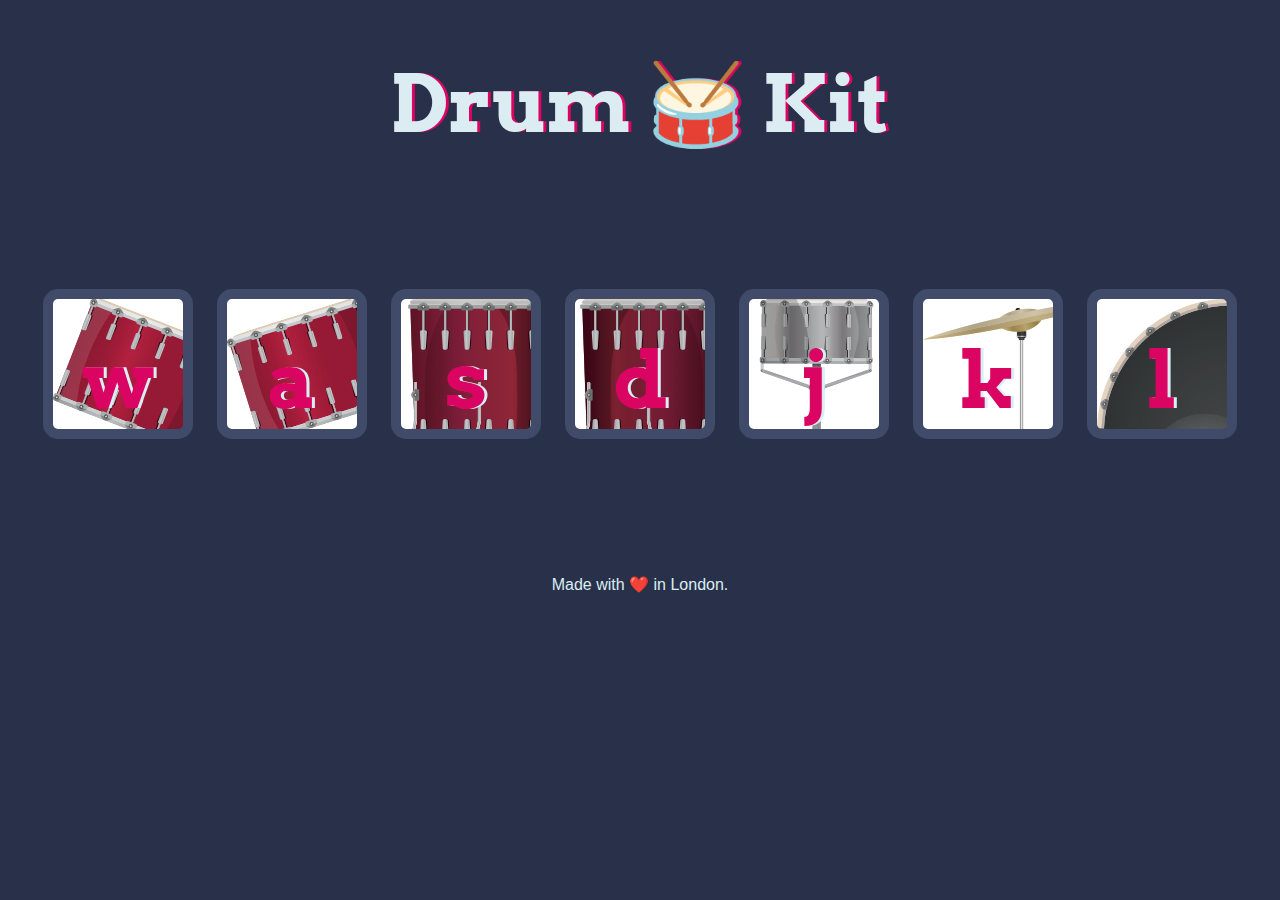
<file: Drum Kit/index.html>
<!DOCTYPE html>
<html lang="en" dir="ltr">

<head>
  <meta charset="utf-8">
  <title>Drum Kit</title>
  <link rel="stylesheet" href="styles.css">
  <link href="https://fonts.googleapis.com/css?family=Arvo" rel="stylesheet">
</head>

<body>

  <h1 id="title">Drum 🥁 Kit</h1>
  <div class="set">
    <button class="w drum">w</button>
    <button class="a drum">a</button>
    <button class="s drum">s</button>
    <button class="d drum">d</button>
    <button class="j drum">j</button>
    <button class="k drum">k</button>
    <button class="l drum">l</button>
  </div>


  <footer>
    Made with ❤️ in London.
  </footer>
  <script src="index.js" charset="utf-8"></script>
</body>

</html>
</file>
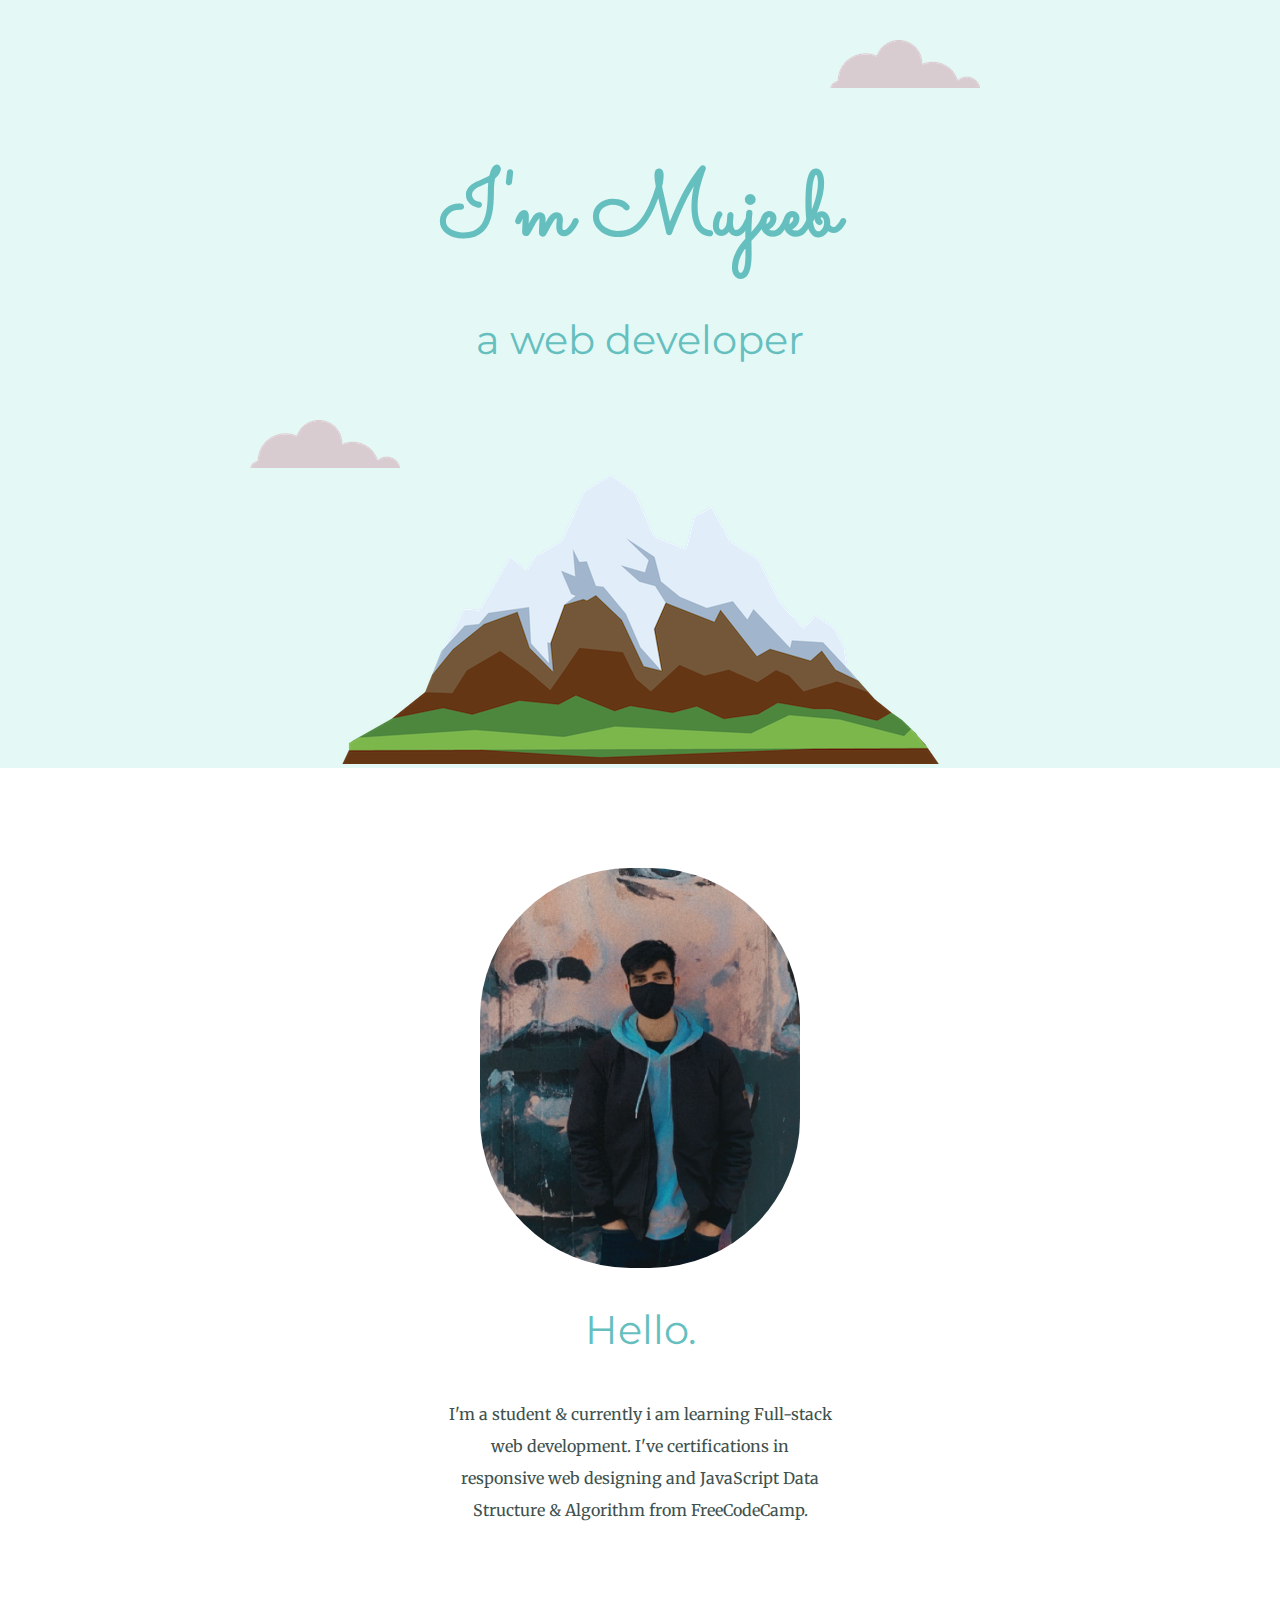
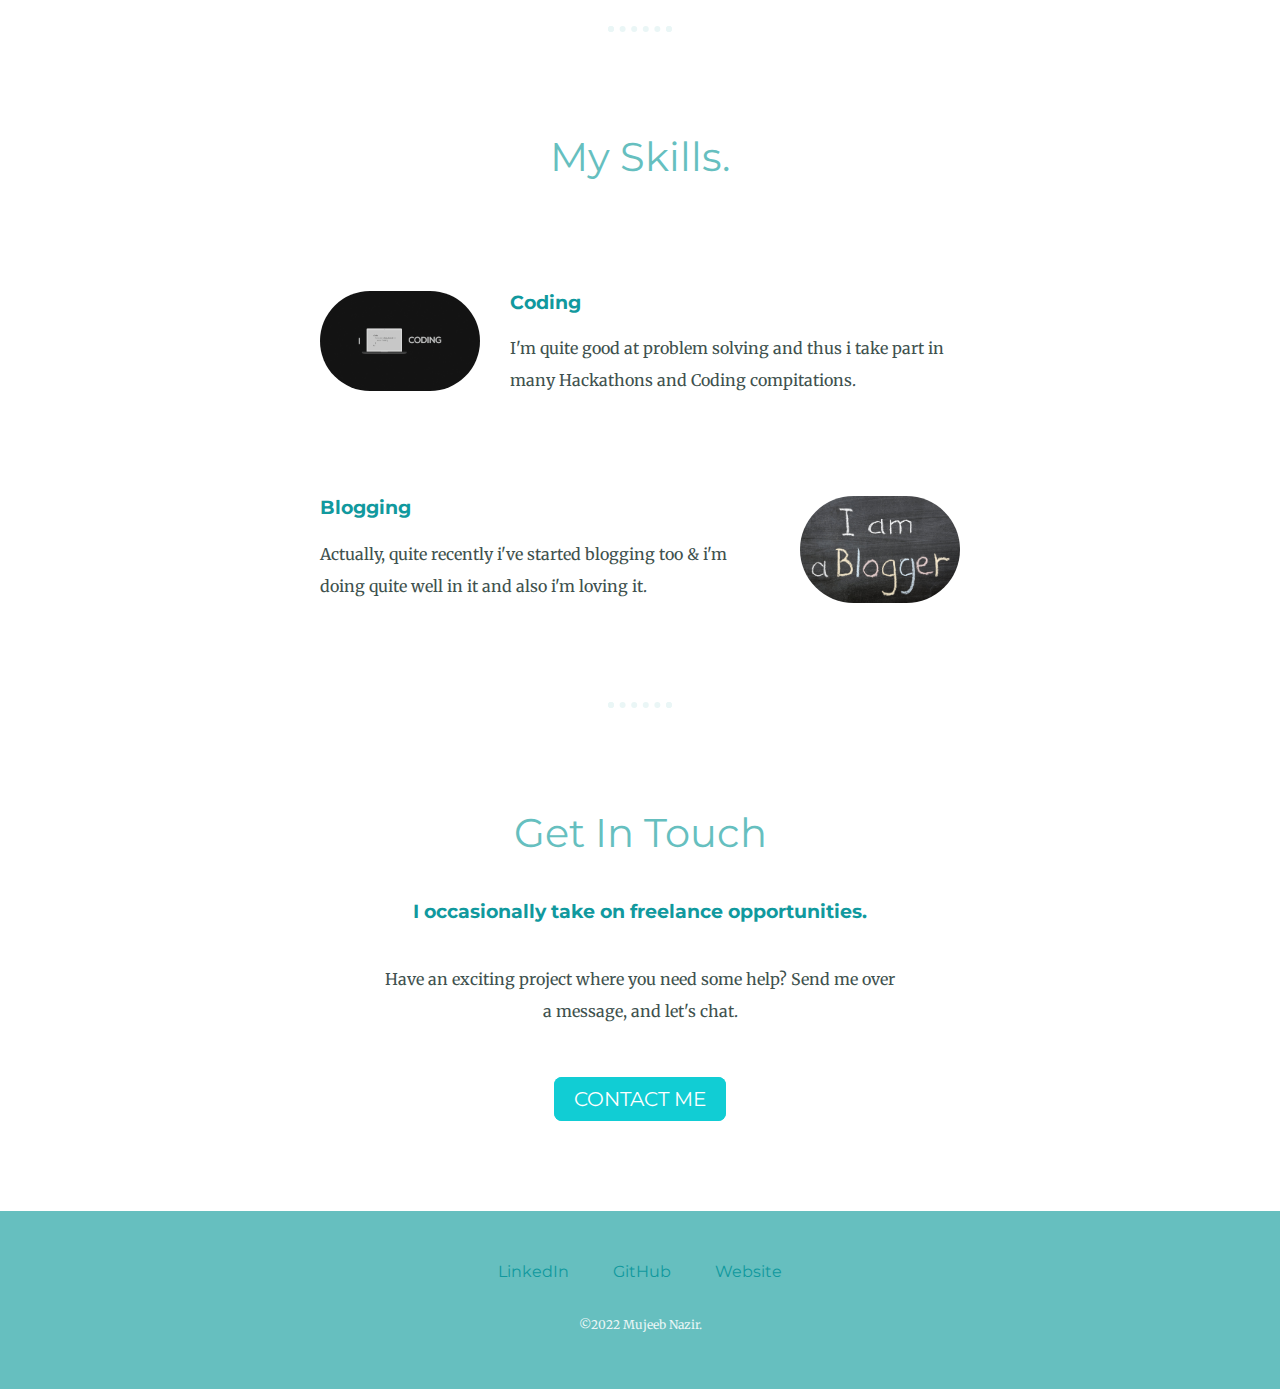
<file: My Website/index.html>
<!DOCTYPE html>
<html lang="en" dir="ltr">
  <head>
    <meta charset="utf-8">
    <title>Mujeeb Nazir</title>
    <link rel="stylesheet" href="css/styles.css">
    <link rel="icon" href="favicon.ico">
    <link rel="preconnect" href="https://fonts.googleapis.com">
<link rel="preconnect" href="https://fonts.gstatic.com" crossorigin>
<link href="https://fonts.googleapis.com/css2?family=Merriweather&family=Montserrat&family=Sacramento&display=swap" rel="stylesheet">
  </head>
  <body>
    <div class="top-container">
      <img class="top-cloud" src="images/cloud.png" alt="cloud-img">
      <h1>I'm Mujeeb</h1>
      <h2>a web developer</h2>
      <img class="bottom-cloud" src="images/cloud.png" alt="cloud-img">
      <img src="images/mountain.png" alt="mountain-img">
    </div>
    <div class="middle-container">
      <div class="profile">
        <img src="iust - Copy.jpg" alt="profile-picture">
        <h2>Hello.</h2>
        <p class="intro">I'm a student & currently i am learning Full-stack web development.
           I've certifications in responsive web designing
         and JavaScript Data Structure & Algorithm from FreeCodeCamp.</p>
      </div>
      <hr>
      <div class="skills">
        <h2>My Skills.</h2>
        <div class="skill-row">
          <img class="coding-image" src="skills\WallpaperDog-20503260.jpg" alt="coding picture">
          <h3>Coding</h3>
          <p>I'm quite good at problem solving and thus i take part in many Hackathons and Coding compitations.</p>
        </div>
        <div class="skill-row">
          <img class="blog-Wallpaper" src="skills\BLOG_blogger_computer_internet_typography_text_media_blogging_social_1732x1155.jpg" alt="blog-picture">
          <h3>Blogging</h3>
          <p>Actually, quite recently i've started blogging too & i'm doing quite well in it and also i'm loving it.</p>
        </div>
      </div>
      <hr>
      <div class="contact-me">
        <h2>Get In Touch</h2>
        <h3>I occasionally take on freelance opportunities.</h3>
        <p class="contact-msg">Have an exciting project where you need some help?
Send me over a message, and let's chat.</p>
        <a class="btn" href="mailto:mujee703@gmail.com">CONTACT ME</a>
      </div>
    </div>


    <div class="bottom-container">
      <a class="footer-link" href="https://www.linkedin.com/in/mujeeb-nazir-882016216/">LinkedIn</a>
      <a href="https://github.com/mujeebnazir">GitHub</a>
      <a class="footer-link" href="https://mujeebnazir.github.io/">Website</a>
      <p class="copyrt">©2022 Mujeeb Nazir.</p>
    </div>

  </body>
</html>
</file>
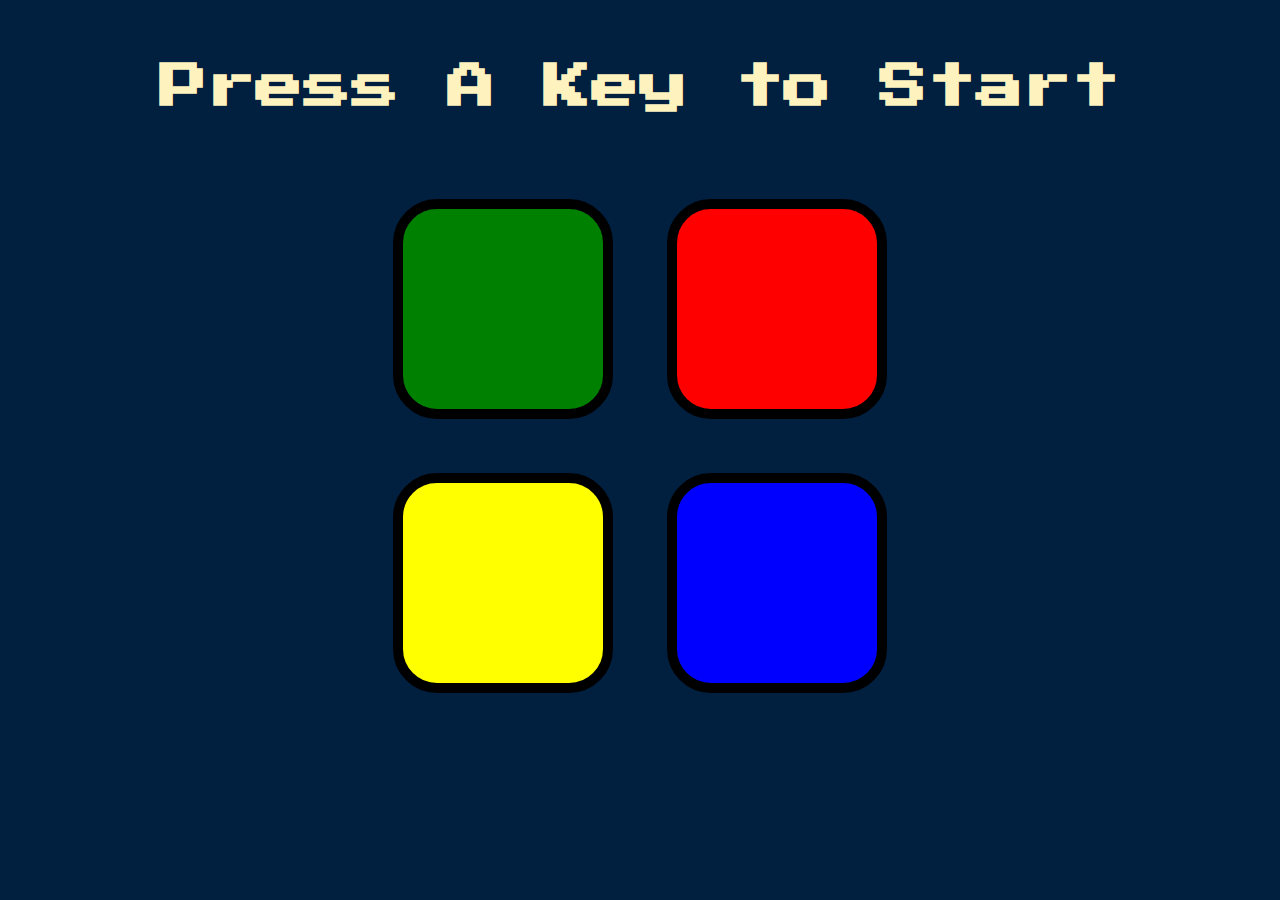
<file: Simon Game/index.html>
<!DOCTYPE html>
<html lang="en" dir="ltr">

<head>
  <meta charset="utf-8">
  <title>Simon</title>
  <link rel="stylesheet" href="styles.css">
  <link href="https://fonts.googleapis.com/css?family=Press+Start+2P" rel="stylesheet">
</head>

<body>
  <h1 id="level-title">Press A Key to Start</h1>
  <div class="container">
    <div lass="row">

      <div type="button" id="green" class="btn green">

      </div>

      <div type="button" id="red" class="btn red">

      </div>
    </div>

    <div class="row">

      <div type="button" id="yellow" class="btn yellow">

      </div>
      <div type="button" id="blue" class="btn blue">

      </div>

    </div>

  </div>
<script src="https://ajax.googleapis.com/ajax/libs/jquery/3.6.1/jquery.min.js"></script>
<script src="game.js" charset="utf-8"></script>
</body>

</html>
</file>
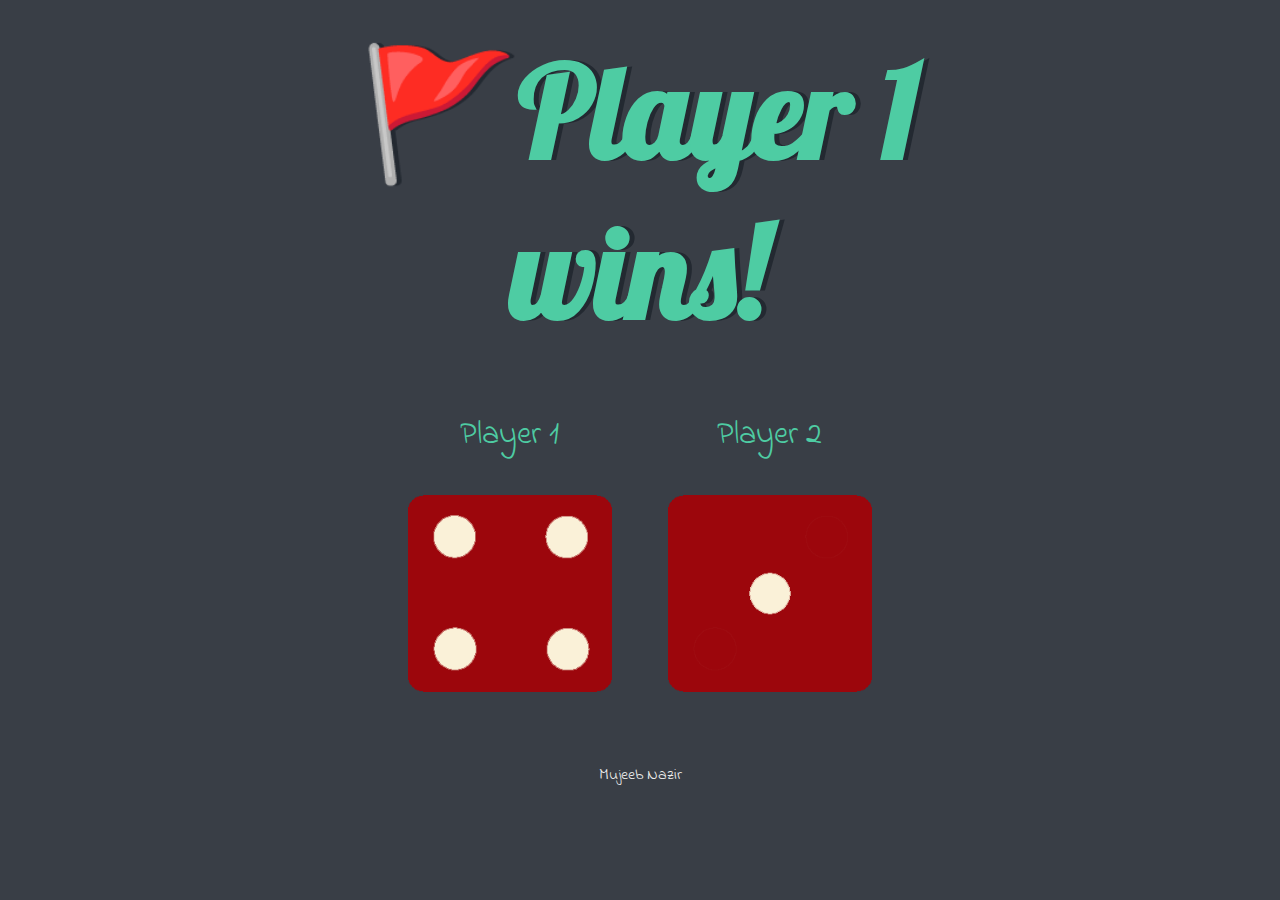
<file: Dicee game/dicee.html>
<!DOCTYPE html>
<html lang="en" dir="ltr">
  <head>
    <meta charset="utf-8">
    <title>Dicee</title>
    <link rel="stylesheet" href="styles.css">
    <link href="https://fonts.googleapis.com/css?family=Indie+Flower|Lobster" rel="stylesheet">

  </head>
  <body>

    <div class="container">
      <h1>Refresh Me</h1>

      <div class="dice">
        <p>Player 1</p>
        <img class="img1" src="images\dice6.png">
      </div>

      <div class="dice">
        <p>Player 2</p>
        <img class="img2" src="images\dice6.png">
      </div>

    </div>

<script src="index.js" charset="utf-8"></script>
  </body>

  <footer>
    Mujeeb Nazir
  </footer>
</html>
</file>
<file: Drum Kit/styles.css>
body {
  text-align: center;
  background-color: #283149;
}

h1 {
  font-size: 5rem;
  color: #DBEDF3;
  font-family: "Arvo", cursive;
  text-shadow: 3px 0 #DA0463;

}

footer {
  color: #DBEDF3;
  font-family: sans-serif;
}

.w {
  background-image: url("images/tom1.png");
}

.a {
  background-image: url("images/tom2.png");
}

.s {
  background-image: url("images/tom3.png");
}

.d {
background-image: url("images/tom4.png");
}

.j {
background-image: url("images/snare.png");
}

.k {
background-image: url("images/crash.png");
}

.l {
background-image: url("images/kick.png");
}

.set {
  margin: 10% auto;
}

.game-over {
  background-color: red;
  opacity: 0.8;
}

.pressed {
  box-shadow: 0 3px 4px 0 #DBEDF3;
  opacity: 0.5;
}

.red {
  color: red;
}

.drum {
  outline: none;
  border: 10px solid #404B69;
  font-size: 5rem;
  font-family: 'Arvo', cursive;
  line-height: 2;
  font-weight: 900;
  color: #DA0463;
  text-shadow: 3px 0 #DBEDF3;
  border-radius: 15px;
  display: inline-block;
  width: 150px;
  height: 150px;
  text-align: center;
  margin: 10px;
  background-color: white;
}
</file>
<file: My Website/css/styles.css>
body{
  margin:0;
  text-align: center;
  font-family: 'Merriweather', serif;
  color:#40514e;
}

h1{
  font-family: 'Sacramento', cursive;
  font-size: 5.625rem;
  margin: 50px auto 0 auto;
  color:#66BFBF;
}
h2{
  font-family: 'Montserrat', sans-serif;
  font-size:2.5rem;
  color:#66BFBF;
  font-weight: normal;
  padding-bottom: 10px;
}
h3{
  font-family: 'Montserrat', sans-serif;
  color:#11999E;
}
.top-container{
  background-color:#E4F9F5;
  position:relative;
  padding-top:100px;

}
.profile img{
  width:25%;
  border-radius: 150px;
}
.coding-image{
  float:left;
  width:25%;
  border-radius: 150px;
  margin-right: 30px;
}
.blog-Wallpaper{
  float:right;
  margin-left: 30px;
  width:25%;
  border-radius: 150px;
}
.middle-container{
  margin:100px 0;

}
.bottom-container{

  padding: 50px 0 20px;
  background-color:#66bfbf;
}
.bottom-cloud{
  position:absolute;
  left:250px;
  bottom:300px;
}
.top-cloud{
  position:absolute;
  right:300px;
  top:40px;
}
a{
  color:#11999E;
  margin:10px 20px;
  font-family: 'Montserrat', sans-serif;
  text-decoration: none;
}
a:hover{
  color:#eaf6f6;
}
.skill-row{
  margin:100px auto;
  width:50%;
  text-align: left;

}
p{
    line-height: 2;
}
hr{
  border: dotted #eaf6f6 6px;
  width:4%;
  border-bottom:none;

  margin: 100px auto;
}
.btn{
  background: #11cdd4;
  background-image: -webkit-linear-gradient(top, #11cdd4, #11cdd4);
  background-image: -moz-linear-gradient(top, #11cdd4, #11cdd4);
  background-image: -ms-linear-gradient(top, #11cdd4, #11cdd4);
  background-image: -o-linear-gradient(top, #11cdd4, #11cdd4);
  background-image: linear-gradient(to bottom, #11cdd4, #11cdd4);
  -webkit-border-radius: 8;
  -moz-border-radius: 8;
  border-radius: 8px;
  font-family: 'Montserrat', sans-serif;
  color: #ffffff;
  font-size: 20px;
  padding: 10px 20px 10px 20px;
  text-decoration: none;
}
.btn:hover {
  background: #30e3cb;
  background-image: -webkit-linear-gradient(top, #30e3cb, #2bc4ad);
  background-image: -moz-linear-gradient(top, #30e3cb, #2bc4ad);
  background-image: -ms-linear-gradient(top, #30e3cb, #2bc4ad);
  background-image: -o-linear-gradient(top, #30e3cb, #2bc4ad);
  background-image: linear-gradient(to bottom, #30e3cb, #2bc4ad);
  text-decoration: none;
}
.copyrt{
  color:#eaf6f6;
  font-size:.75rem;
  padding:20px 0;
}
.intro{
  width:30%;
  margin:auto;
}
.contact-msg{
  width:40%;
  margin:40px auto 60px;
}
</file>
<file: Simon Game/styles.css>
body {
  text-align: center;
  background-color: #011F3F;
}

#level-title {
  font-family: 'Press Start 2P', cursive;
  font-size: 3rem;
  margin:  5%;
  color: #FEF2BF;
}

.container {
  display: block;
  width: 50%;
  margin: auto;

}

.btn {
  margin: 25px;
  display: inline-block;
  height: 200px;
  width: 200px;
  border: 10px solid black;
  border-radius: 20%;
}

.game-over {
  background-color: red;
  opacity: 0.8;
}

.red {
  background-color: red;
}

.green {
  background-color: green;
}

.blue {
  background-color: blue;
}

.yellow {
  background-color: yellow;
}

.pressed {
  box-shadow: 0 0 20px white;
  background-color: grey;
}
</file>
<file: Dicee game/styles.css>
.container {
  width: 70%;
  margin: auto;
  text-align: center;
}

.dice {
  text-align: center;
  display: inline-block;

}

body {
  background-color: #393E46;
}

h1 {
  margin: 30px;
  font-family: 'Lobster', cursive;
  text-shadow: 5px 0 #232931;
  font-size: 8rem;
  color: #4ECCA3;
}

p {
  font-size: 2rem;
  color: #4ECCA3;
  font-family: 'Indie Flower', cursive;
}

img {
  width: 80%;
}

footer {
  margin-top: 5%;
  color: #EEEEEE;
  text-align: center;
  font-family: 'Indie Flower', cursive;

}
</file>
